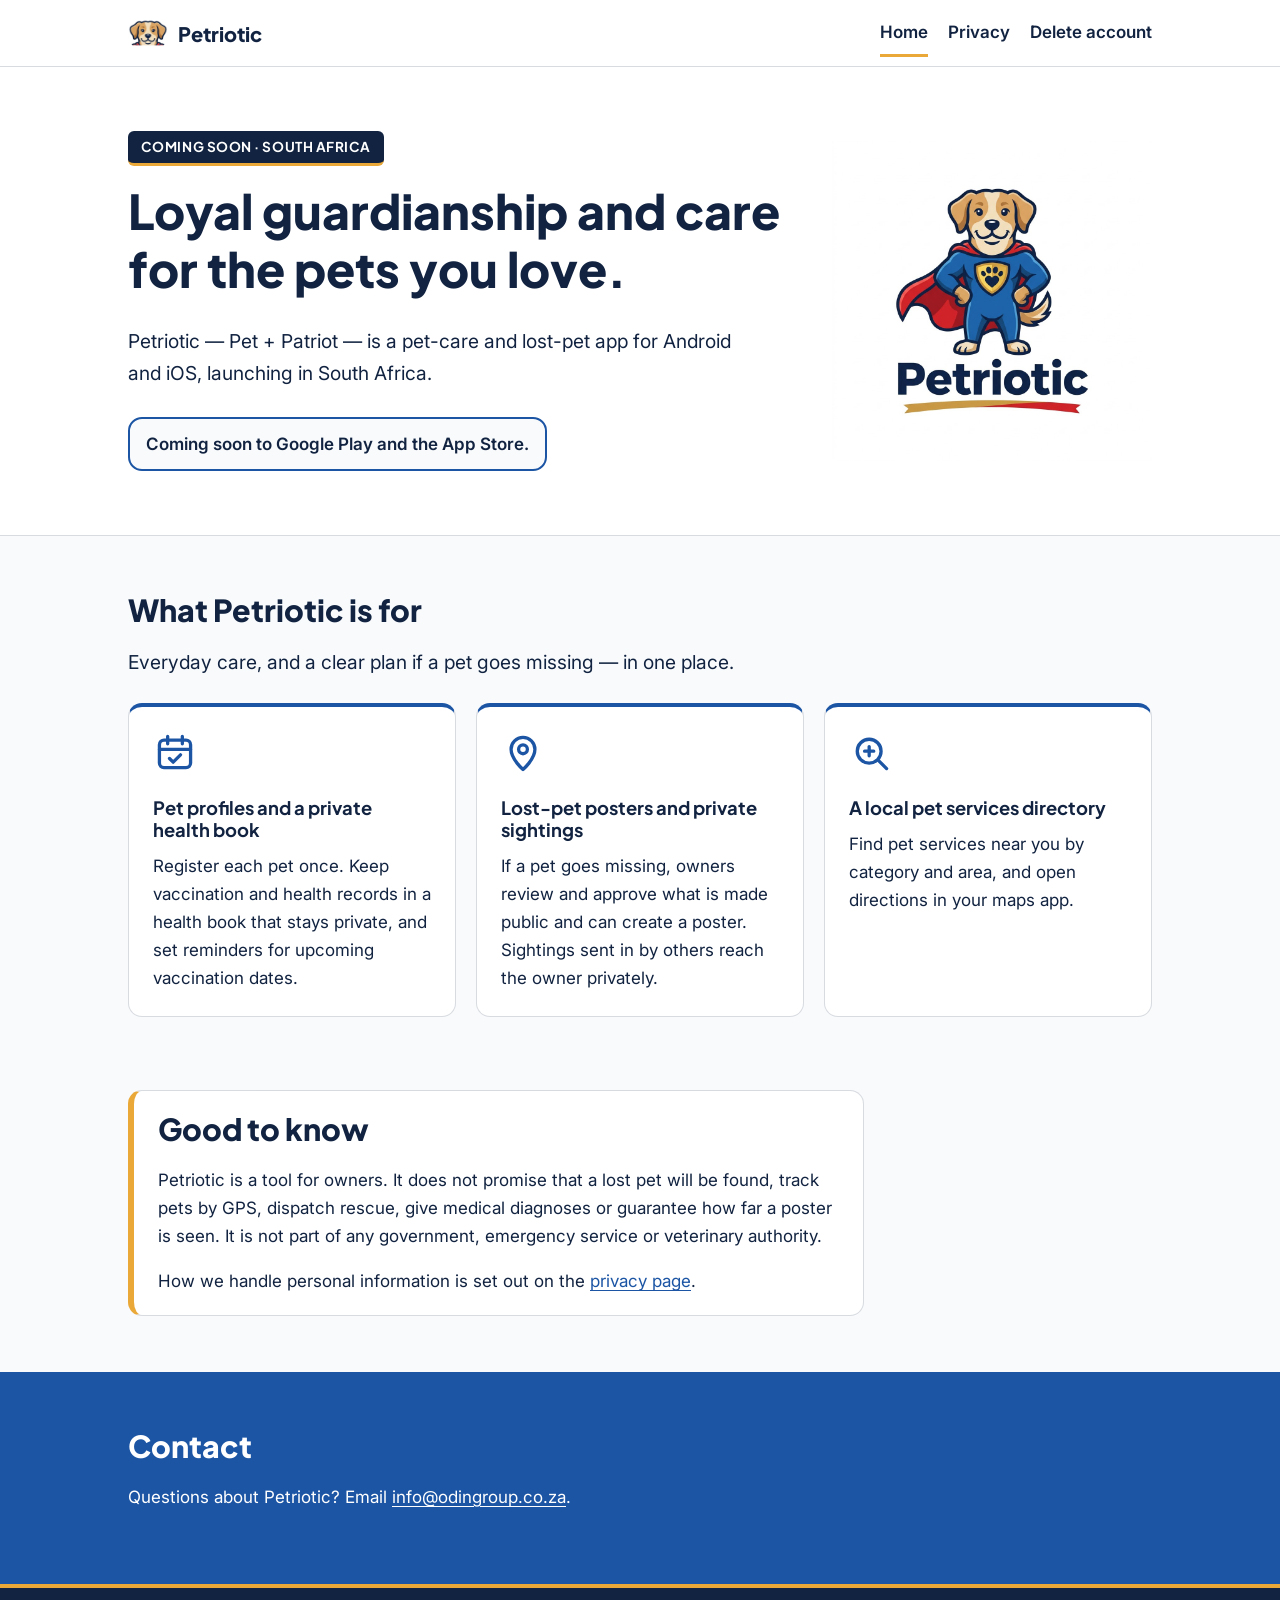
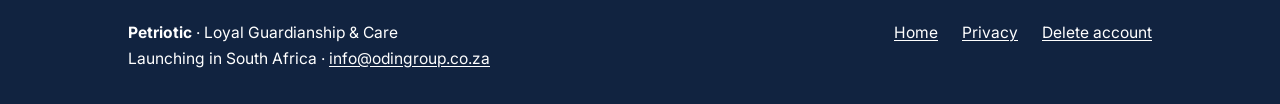
<file: index.html>
<!doctype html>
<html lang="en-ZA">
<head>
  <meta charset="utf-8">
  <meta name="viewport" content="width=device-width, initial-scale=1">
  <title>Petriotic — Loyal Guardianship &amp; Care for pets | Coming soon</title>
  <meta name="description" content="Petriotic is a pet-care and lost-pet app for Android and iOS, launching in South Africa. Pet profiles, a private health book with vaccination reminders, lost-pet posters and a local pet services directory.">
  <meta name="theme-color" content="#1C55A4">
  <link rel="canonical" href="https://www.petriotic.co.za/">

  <meta property="og:type" content="website">
  <meta property="og:site_name" content="Petriotic">
  <meta property="og:title" content="Petriotic — Loyal Guardianship &amp; Care">
  <meta property="og:description" content="A pet-care and lost-pet app for Android and iOS, launching in South Africa. Coming soon.">
  <meta property="og:url" content="https://www.petriotic.co.za/">
  <meta property="og:image" content="https://www.petriotic.co.za/assets/og-image.jpg">
  <meta property="og:image:width" content="1200">
  <meta property="og:image:height" content="630">
  <meta property="og:image:alt" content="The Petriotic logo: a friendly dog in a blue superhero suit and red cape, with the word Petriotic below.">
  <meta property="og:locale" content="en_ZA">
  <meta name="twitter:card" content="summary_large_image">

  <link rel="icon" href="/favicon.ico" sizes="48x48">
  <link rel="icon" href="/assets/favicon-32.png" type="image/png" sizes="32x32">
  <link rel="apple-touch-icon" href="/assets/apple-touch-icon.png">

  <link rel="preconnect" href="https://fonts.googleapis.com">
  <link rel="preconnect" href="https://fonts.gstatic.com" crossorigin>
  <link rel="stylesheet" href="https://fonts.googleapis.com/css2?family=Inter:wght@400;600&amp;family=Plus+Jakarta+Sans:wght@700;800&amp;display=swap">
  <link rel="stylesheet" href="styles.css">
</head>
<body>
  <a class="skip-link" href="#main">Skip to main content</a>

  <header class="site-header">
    <div class="wrap">
      <a class="brand" href="index.html">
        <img src="assets/icon-192.png" width="40" height="40" alt="">
        <span>Petriotic</span>
      </a>
      <nav aria-label="Main">
        <ul class="nav">
          <li><a href="index.html" aria-current="page">Home</a></li>
          <li><a href="privacy.html">Privacy</a></li>
          <li><a href="delete-account.html">Delete account</a></li>
        </ul>
      </nav>
    </div>
  </header>

  <main id="main">
    <section class="hero" aria-labelledby="hero-title">
      <div class="wrap">
        <div>
          <p class="eyebrow">Coming soon · South Africa</p>
          <h1 id="hero-title">Loyal guardianship and care for the pets you love.</h1>
          <p class="lead">Petriotic &mdash; Pet + Patriot &mdash; is a pet-care and lost-pet app for Android and iOS, launching in South Africa.</p>
          <p class="store-note">Coming soon to Google Play and the App Store.</p>
        </div>
        <img class="hero-logo" src="assets/petriotic-logo-primary.jpg" width="1024" height="1024"
             alt="Petriotic logo: a friendly dog in a blue superhero suit with a red cape and a gold paw shield, above the word Petriotic.">
      </div>
    </section>

    <section class="section" aria-labelledby="features-title">
      <div class="wrap">
        <h2 id="features-title">What Petriotic is for</h2>
        <p class="lead">Everyday care, and a clear plan if a pet goes missing &mdash; in one place.</p>
        <ul class="features">
          <li class="card">
            <svg class="icon" viewBox="0 0 24 24" fill="none" stroke="currentColor" stroke-width="1.8" stroke-linecap="round" stroke-linejoin="round" aria-hidden="true"><rect x="3.5" y="5" width="17" height="15" rx="2.5"/><path d="M3.5 10h17M8 3v4M16 3v4M9 15l2 2 4-4"/></svg>
            <h3>Pet profiles and a private health book</h3>
            <p>Register each pet once. Keep vaccination and health records in a health book that stays private, and set reminders for upcoming vaccination dates.</p>
          </li>
          <li class="card">
            <svg class="icon" viewBox="0 0 24 24" fill="none" stroke="currentColor" stroke-width="1.8" stroke-linecap="round" stroke-linejoin="round" aria-hidden="true"><path d="M12 21s-6.5-5.6-6.5-11a6.5 6.5 0 0 1 13 0c0 5.4-6.5 11-6.5 11z"/><circle cx="12" cy="10" r="2.4"/></svg>
            <h3>Lost-pet posters and private sightings</h3>
            <p>If a pet goes missing, owners review and approve what is made public and can create a poster. Sightings sent in by others reach the owner privately.</p>
          </li>
          <li class="card">
            <svg class="icon" viewBox="0 0 24 24" fill="none" stroke="currentColor" stroke-width="1.8" stroke-linecap="round" stroke-linejoin="round" aria-hidden="true"><circle cx="11" cy="11" r="6.5"/><path d="M16 16l4.5 4.5M8.5 11h5M11 8.5v5"/></svg>
            <h3>A local pet services directory</h3>
            <p>Find pet services near you by category and area, and open directions in your maps app.</p>
          </li>
        </ul>
      </div>
    </section>

    <section class="section section-tight" aria-labelledby="know-title">
      <div class="wrap">
        <div class="notice prose">
          <h2 id="know-title">Good to know</h2>
          <p>Petriotic is a tool for owners. It does not promise that a lost pet will be found, track pets by GPS, dispatch rescue, give medical diagnoses or guarantee how far a poster is seen. It is not part of any government, emergency service or veterinary authority.</p>
          <p>How we handle personal information is set out on the <a href="privacy.html">privacy page</a>.</p>
        </div>
      </div>
    </section>

    <section class="section contact" aria-labelledby="contact-title">
      <div class="wrap">
        <h2 id="contact-title">Contact</h2>
        <p>Questions about Petriotic? Email <a href="mailto:info@odingroup.co.za">info@odingroup.co.za</a>.</p>
      </div>
    </section>
  </main>

  <footer class="site-footer">
    <div class="wrap">
      <div>
        <p><strong>Petriotic</strong> &middot; Loyal Guardianship &amp; Care</p>
        <p>Launching in South Africa &middot; <a href="mailto:info@odingroup.co.za">info@odingroup.co.za</a></p>
      </div>
      <nav aria-label="Footer">
        <ul class="footer-nav">
          <li><a href="index.html">Home</a></li>
          <li><a href="privacy.html">Privacy</a></li>
          <li><a href="delete-account.html">Delete account</a></li>
        </ul>
      </nav>
    </div>
  </footer>
</body>
</html>
</file>
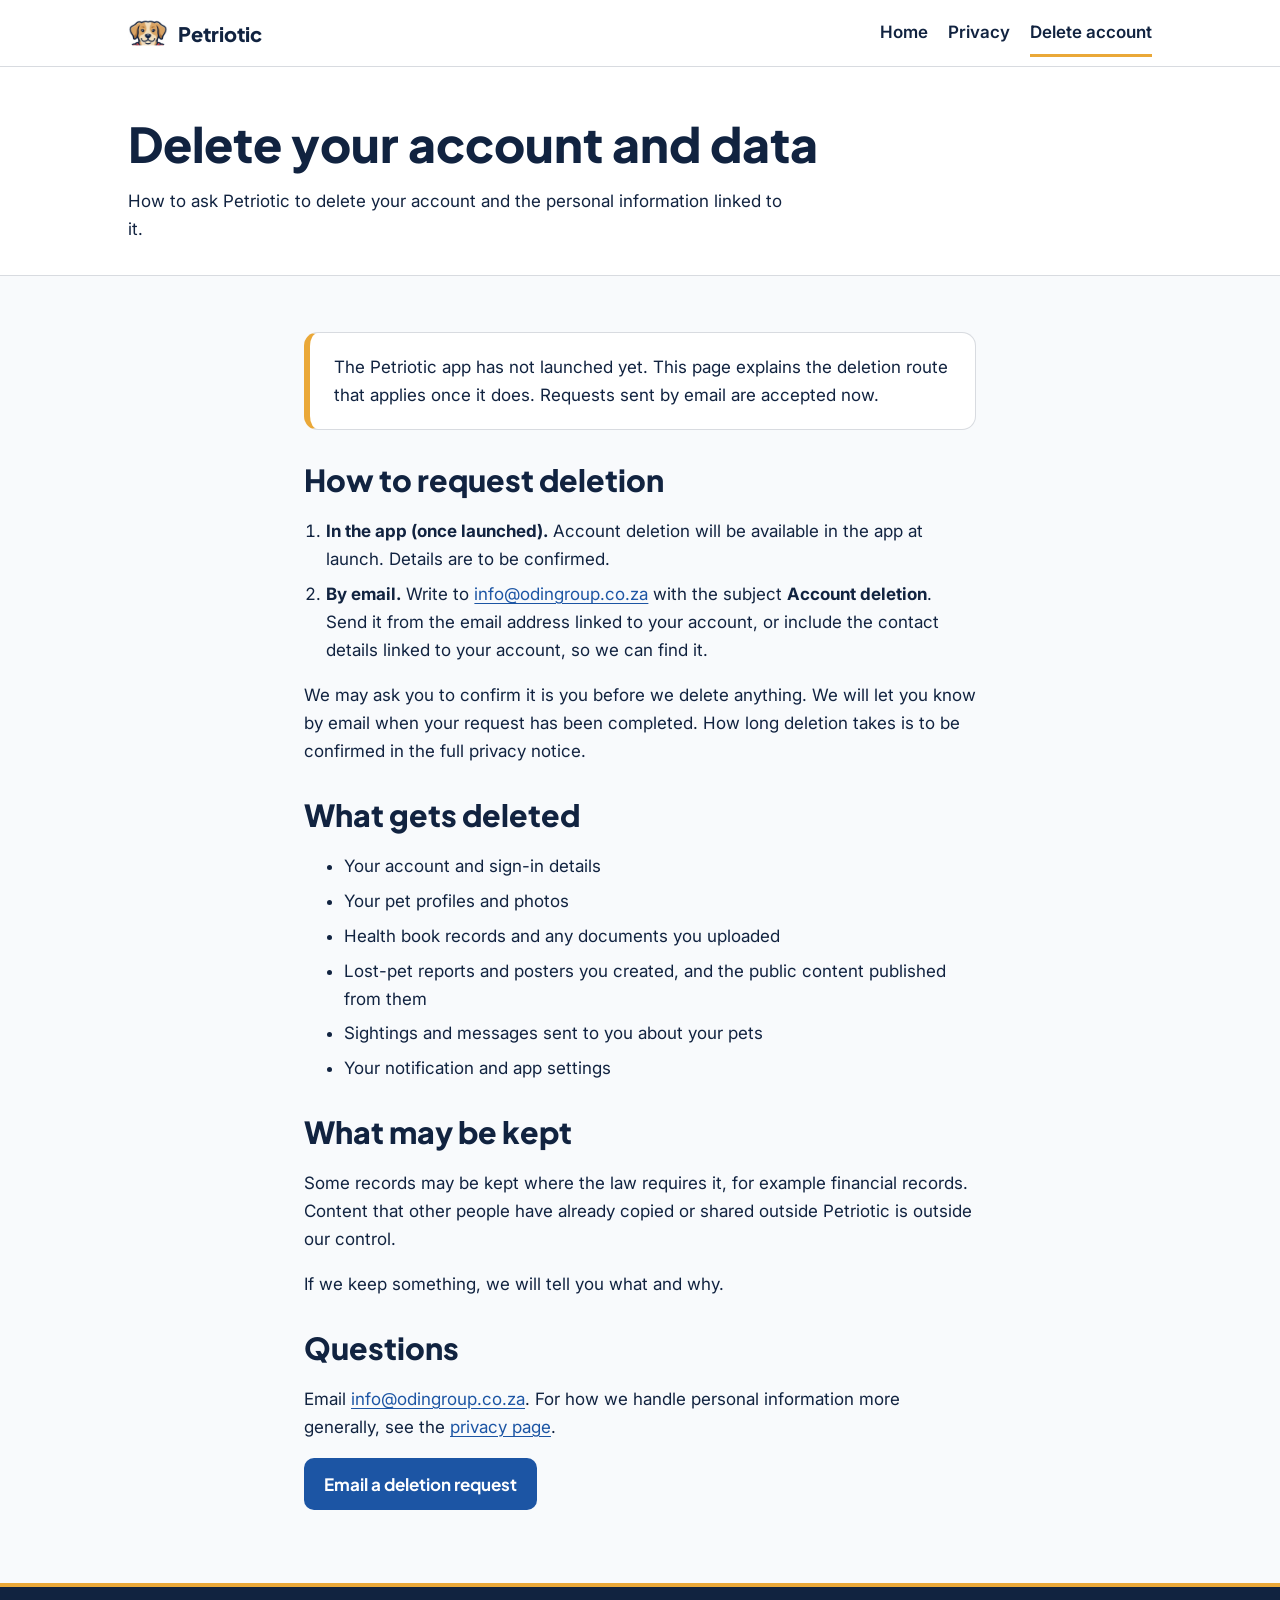
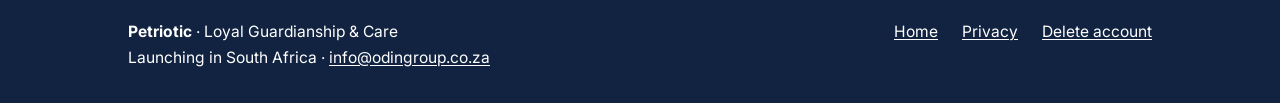
<file: delete-account.html>
<!doctype html>
<html lang="en-ZA">
<head>
  <meta charset="utf-8">
  <meta name="viewport" content="width=device-width, initial-scale=1">
  <title>Delete your account — Petriotic</title>
  <meta name="description" content="How to ask Petriotic to delete your account and data: in the app once it launches, or by email to info@odingroup.co.za with the subject “Account deletion”.">
  <meta name="theme-color" content="#1C55A4">
  <link rel="canonical" href="https://www.petriotic.co.za/delete-account.html">

  <meta property="og:type" content="website">
  <meta property="og:site_name" content="Petriotic">
  <meta property="og:title" content="Delete your Petriotic account and data">
  <meta property="og:description" content="How to request deletion of your Petriotic account and data, and what may be kept where the law requires.">
  <meta property="og:url" content="https://www.petriotic.co.za/delete-account.html">
  <meta property="og:image" content="https://www.petriotic.co.za/assets/og-image.jpg">
  <meta property="og:image:width" content="1200">
  <meta property="og:image:height" content="630">
  <meta property="og:image:alt" content="The Petriotic logo: a friendly dog in a blue superhero suit and red cape, with the word Petriotic below.">
  <meta property="og:locale" content="en_ZA">
  <meta name="twitter:card" content="summary_large_image">

  <link rel="icon" href="/favicon.ico" sizes="48x48">
  <link rel="icon" href="/assets/favicon-32.png" type="image/png" sizes="32x32">
  <link rel="apple-touch-icon" href="/assets/apple-touch-icon.png">

  <link rel="preconnect" href="https://fonts.googleapis.com">
  <link rel="preconnect" href="https://fonts.gstatic.com" crossorigin>
  <link rel="stylesheet" href="https://fonts.googleapis.com/css2?family=Inter:wght@400;600&amp;family=Plus+Jakarta+Sans:wght@700;800&amp;display=swap">
  <link rel="stylesheet" href="styles.css">
</head>
<body>
  <a class="skip-link" href="#main">Skip to main content</a>

  <header class="site-header">
    <div class="wrap">
      <a class="brand" href="index.html">
        <img src="assets/icon-192.png" width="40" height="40" alt="">
        <span>Petriotic</span>
      </a>
      <nav aria-label="Main">
        <ul class="nav">
          <li><a href="index.html">Home</a></li>
          <li><a href="privacy.html">Privacy</a></li>
          <li><a href="delete-account.html" aria-current="page">Delete account</a></li>
        </ul>
      </nav>
    </div>
  </header>

  <main id="main">
    <section class="page-head">
      <div class="wrap">
        <h1>Delete your account and data</h1>
        <p>How to ask Petriotic to delete your account and the personal information linked to it.</p>
      </div>
    </section>

    <section class="section">
      <div class="wrap prose">
        <div class="notice">
          <p>The Petriotic app has not launched yet. This page explains the deletion route that applies once it does. Requests sent by email are accepted now.</p>
        </div>

        <h2>How to request deletion</h2>
        <ol class="steps">
          <li><strong>In the app (once launched).</strong> Account deletion will be available in the app at launch. Details are to be confirmed.</li>
          <li><strong>By email.</strong> Write to <a href="mailto:info@odingroup.co.za?subject=Account%20deletion">info@odingroup.co.za</a> with the subject <strong>Account deletion</strong>. Send it from the email address linked to your account, or include the contact details linked to your account, so we can find it.</li>
        </ol>
        <p>We may ask you to confirm it is you before we delete anything. We will let you know by email when your request has been completed. How long deletion takes is to be confirmed in the full privacy notice.</p>

        <h2>What gets deleted</h2>
        <ul>
          <li>Your account and sign-in details</li>
          <li>Your pet profiles and photos</li>
          <li>Health book records and any documents you uploaded</li>
          <li>Lost-pet reports and posters you created, and the public content published from them</li>
          <li>Sightings and messages sent to you about your pets</li>
          <li>Your notification and app settings</li>
        </ul>

        <h2>What may be kept</h2>
        <p>Some records may be kept where the law requires it, for example financial records. Content that other people have already copied or shared outside Petriotic is outside our control.</p>
        <p>If we keep something, we will tell you what and why.</p>

        <h2>Questions</h2>
        <p>Email <a href="mailto:info@odingroup.co.za">info@odingroup.co.za</a>. For how we handle personal information more generally, see the <a href="privacy.html">privacy page</a>.</p>

        <p><a class="btn" href="mailto:info@odingroup.co.za?subject=Account%20deletion">Email a deletion request</a></p>
      </div>
    </section>
  </main>

  <footer class="site-footer">
    <div class="wrap">
      <div>
        <p><strong>Petriotic</strong> &middot; Loyal Guardianship &amp; Care</p>
        <p>Launching in South Africa &middot; <a href="mailto:info@odingroup.co.za">info@odingroup.co.za</a></p>
      </div>
      <nav aria-label="Footer">
        <ul class="footer-nav">
          <li><a href="index.html">Home</a></li>
          <li><a href="privacy.html">Privacy</a></li>
          <li><a href="delete-account.html">Delete account</a></li>
        </ul>
      </nav>
    </div>
  </footer>
</body>
</html>
</file>
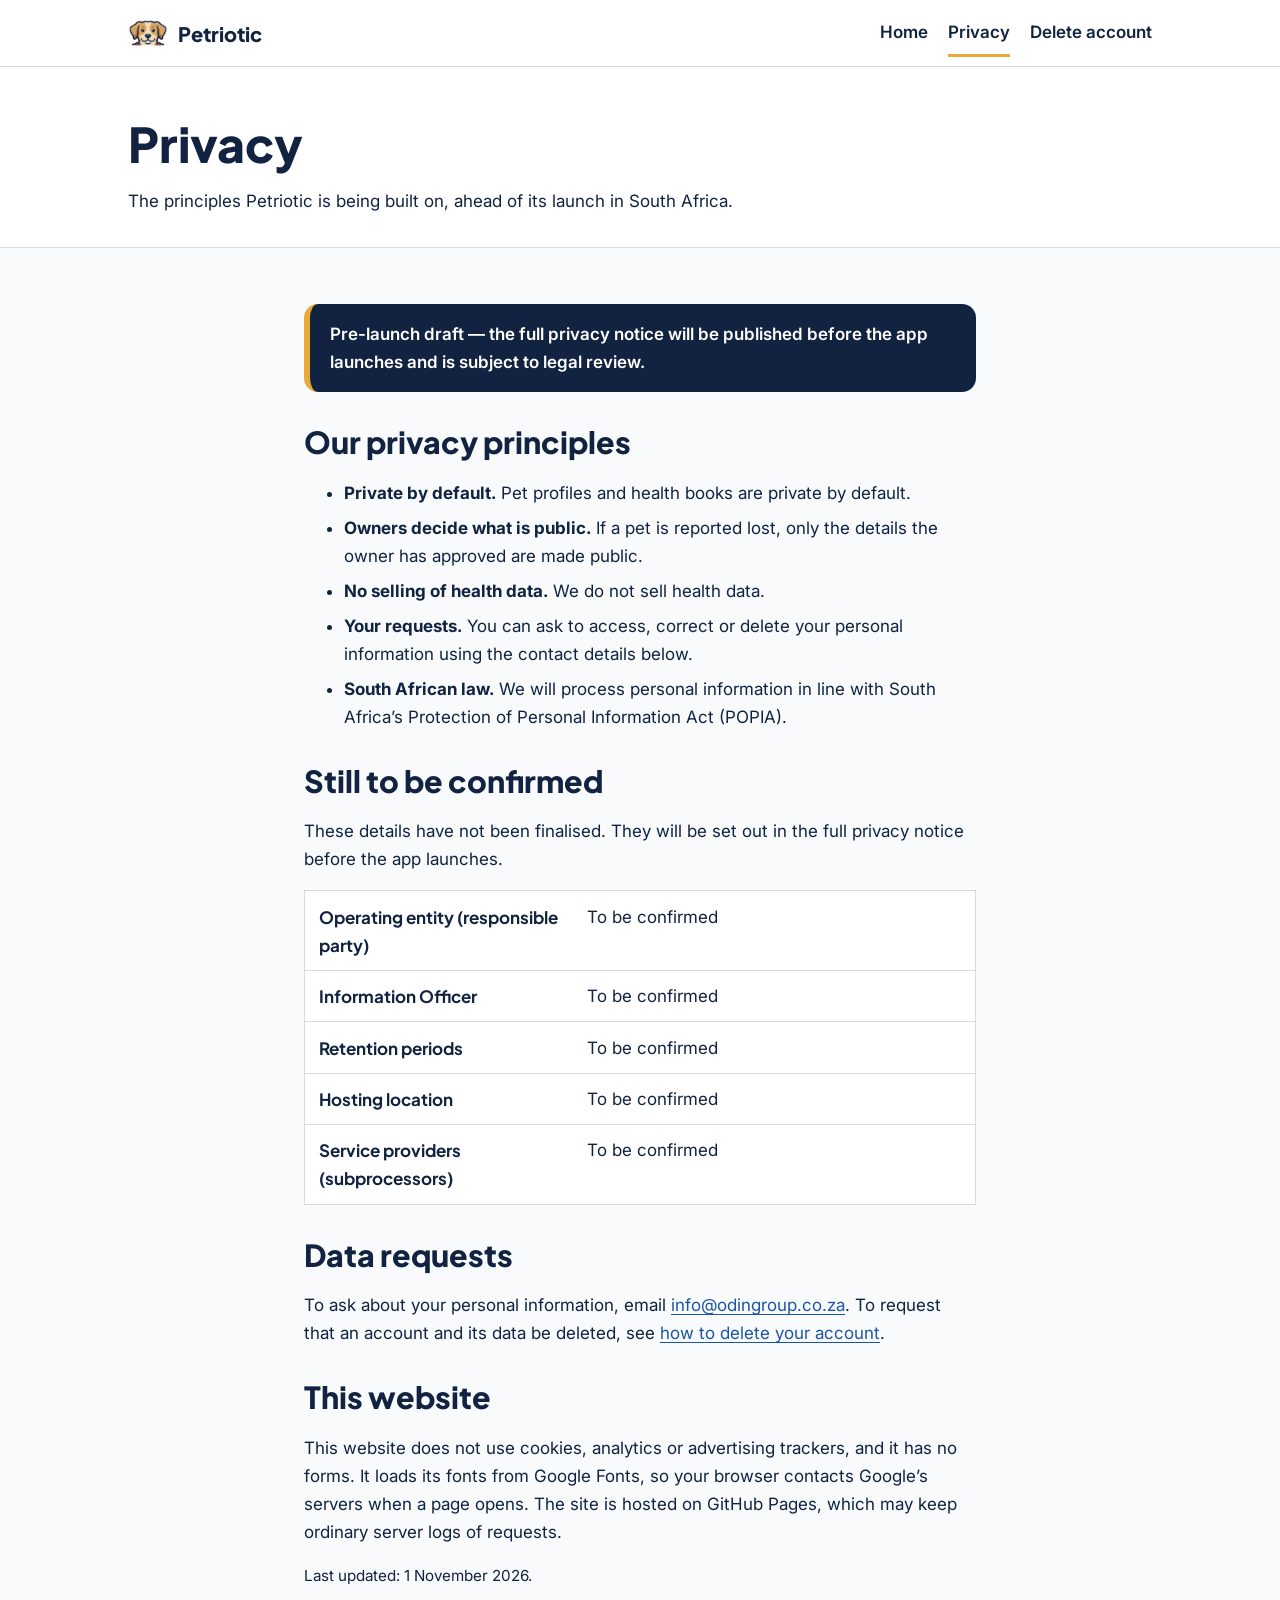
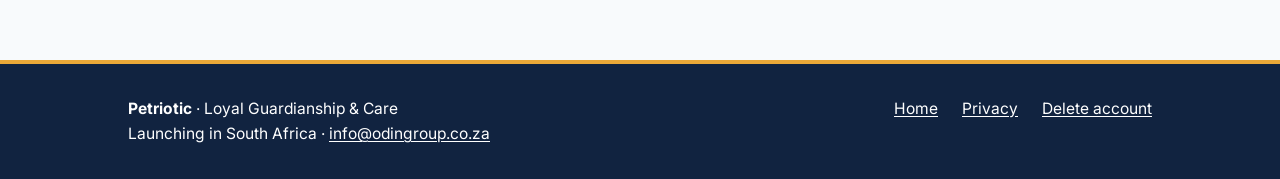
<file: privacy.html>
<!doctype html>
<html lang="en-ZA">
<head>
  <meta charset="utf-8">
  <meta name="viewport" content="width=device-width, initial-scale=1">
  <title>Privacy — Petriotic (pre-launch draft)</title>
  <meta name="description" content="Petriotic pre-launch privacy notice (draft): the privacy principles behind the app, how to make a data request, and what is still to be confirmed before launch in South Africa.">
  <meta name="theme-color" content="#1C55A4">
  <link rel="canonical" href="https://www.petriotic.co.za/privacy.html">

  <meta property="og:type" content="website">
  <meta property="og:site_name" content="Petriotic">
  <meta property="og:title" content="Privacy — Petriotic (pre-launch draft)">
  <meta property="og:description" content="The privacy principles behind Petriotic, launching in South Africa. Pre-launch draft.">
  <meta property="og:url" content="https://www.petriotic.co.za/privacy.html">
  <meta property="og:image" content="https://www.petriotic.co.za/assets/og-image.jpg">
  <meta property="og:image:width" content="1200">
  <meta property="og:image:height" content="630">
  <meta property="og:image:alt" content="The Petriotic logo: a friendly dog in a blue superhero suit and red cape, with the word Petriotic below.">
  <meta property="og:locale" content="en_ZA">
  <meta name="twitter:card" content="summary_large_image">

  <link rel="icon" href="/favicon.ico" sizes="48x48">
  <link rel="icon" href="/assets/favicon-32.png" type="image/png" sizes="32x32">
  <link rel="apple-touch-icon" href="/assets/apple-touch-icon.png">

  <link rel="preconnect" href="https://fonts.googleapis.com">
  <link rel="preconnect" href="https://fonts.gstatic.com" crossorigin>
  <link rel="stylesheet" href="https://fonts.googleapis.com/css2?family=Inter:wght@400;600&amp;family=Plus+Jakarta+Sans:wght@700;800&amp;display=swap">
  <link rel="stylesheet" href="styles.css">
</head>
<body>
  <a class="skip-link" href="#main">Skip to main content</a>

  <header class="site-header">
    <div class="wrap">
      <a class="brand" href="index.html">
        <img src="assets/icon-192.png" width="40" height="40" alt="">
        <span>Petriotic</span>
      </a>
      <nav aria-label="Main">
        <ul class="nav">
          <li><a href="index.html">Home</a></li>
          <li><a href="privacy.html" aria-current="page">Privacy</a></li>
          <li><a href="delete-account.html">Delete account</a></li>
        </ul>
      </nav>
    </div>
  </header>

  <main id="main">
    <section class="page-head">
      <div class="wrap">
        <h1>Privacy</h1>
        <p>The principles Petriotic is being built on, ahead of its launch in South Africa.</p>
      </div>
    </section>

    <section class="section">
      <div class="wrap prose">
        <p class="draft-banner">Pre-launch draft &mdash; the full privacy notice will be published before the app launches and is subject to legal review.</p>

        <h2>Our privacy principles</h2>
        <ul>
          <li><strong>Private by default.</strong> Pet profiles and health books are private by default.</li>
          <li><strong>Owners decide what is public.</strong> If a pet is reported lost, only the details the owner has approved are made public.</li>
          <li><strong>No selling of health data.</strong> We do not sell health data.</li>
          <li><strong>Your requests.</strong> You can ask to access, correct or delete your personal information using the contact details below.</li>
          <li><strong>South African law.</strong> We will process personal information in line with South Africa&rsquo;s Protection of Personal Information Act (POPIA).</li>
        </ul>

        <h2>Still to be confirmed</h2>
        <p>These details have not been finalised. They will be set out in the full privacy notice before the app launches.</p>
        <div class="table-wrap">
          <table>
            <tbody>
              <tr><th scope="row">Operating entity (responsible party)</th><td>To be confirmed</td></tr>
              <tr><th scope="row">Information Officer</th><td>To be confirmed</td></tr>
              <tr><th scope="row">Retention periods</th><td>To be confirmed</td></tr>
              <tr><th scope="row">Hosting location</th><td>To be confirmed</td></tr>
              <tr><th scope="row">Service providers (subprocessors)</th><td>To be confirmed</td></tr>
            </tbody>
          </table>
        </div>

        <h2>Data requests</h2>
        <p>To ask about your personal information, email <a href="mailto:info@odingroup.co.za">info@odingroup.co.za</a>. To request that an account and its data be deleted, see <a href="delete-account.html">how to delete your account</a>.</p>

        <h2>This website</h2>
        <p>This website does not use cookies, analytics or advertising trackers, and it has no forms. It loads its fonts from Google Fonts, so your browser contacts Google&rsquo;s servers when a page opens. The site is hosted on GitHub Pages, which may keep ordinary server logs of requests.</p>

        <p class="meta">Last updated: 1 November 2026.</p>
      </div>
    </section>
  </main>

  <footer class="site-footer">
    <div class="wrap">
      <div>
        <p><strong>Petriotic</strong> &middot; Loyal Guardianship &amp; Care</p>
        <p>Launching in South Africa &middot; <a href="mailto:info@odingroup.co.za">info@odingroup.co.za</a></p>
      </div>
      <nav aria-label="Footer">
        <ul class="footer-nav">
          <li><a href="index.html">Home</a></li>
          <li><a href="privacy.html">Privacy</a></li>
          <li><a href="delete-account.html">Delete account</a></li>
        </ul>
      </nav>
    </div>
  </footer>
</body>
</html>
</file>
<file: styles.css>
/* Petriotic website — one stylesheet, no build step.
   Palette: Hero Blue, Cape Crimson (sparingly), Crest Gold, Midnight Navy, Clean Slate, white. */

:root {
  --hero-blue: #1c55a4;
  --cape-crimson: #d92b2b;
  --crest-gold: #eaa838;
  --midnight-navy: #112340;
  --clean-slate: #f8fafc;
  --white: #ffffff;

  --font-head: "Plus Jakarta Sans", "Segoe UI", system-ui, sans-serif;
  --font-body: "Inter", system-ui, -apple-system, "Segoe UI", sans-serif;

  --radius: 14px;
  --gutter: clamp(1rem, 4vw, 2rem);
  --max: 68rem;
  --line: 1px solid rgba(17, 35, 64, 0.16);
}

*,
*::before,
*::after {
  box-sizing: border-box;
}

html {
  -webkit-text-size-adjust: 100%;
  text-size-adjust: 100%;
}

body {
  margin: 0;
  min-height: 100vh;
  display: flex;
  flex-direction: column;
  background: var(--clean-slate);
  color: var(--midnight-navy);
  font-family: var(--font-body);
  font-size: 1.0625rem;
  line-height: 1.65;
  overflow-wrap: break-word;
}

main {
  flex: 1 0 auto;
  display: flex;
  flex-direction: column;
}

main > .contact {
  flex: 1 0 auto;
}

img {
  max-width: 100%;
  height: auto;
  display: block;
}

h1,
h2,
h3 {
  font-family: var(--font-head);
  color: var(--midnight-navy);
  line-height: 1.2;
  margin: 0 0 0.6em;
}

h1 {
  font-size: clamp(1.9rem, 6vw, 3rem);
  font-weight: 800;
}

h2 {
  font-size: clamp(1.4rem, 4vw, 1.9rem);
  font-weight: 800;
}

h3 {
  font-size: 1.15rem;
  font-weight: 700;
}

p,
ul,
ol {
  margin: 0 0 1em;
}

a {
  color: var(--hero-blue);
  text-decoration: underline;
  text-underline-offset: 0.15em;
}

a:hover {
  color: var(--midnight-navy);
}

:focus-visible {
  outline: 3px solid var(--hero-blue);
  outline-offset: 3px;
  border-radius: 4px;
}

.skip-link {
  position: absolute;
  left: var(--gutter);
  top: -4rem;
  z-index: 10;
  padding: 0.6rem 1rem;
  background: var(--midnight-navy);
  color: var(--white);
  border-radius: 0 0 8px 8px;
}

.skip-link:focus {
  top: 0;
}

.wrap {
  width: 100%;
  max-width: var(--max);
  margin: 0 auto;
  padding: 0 var(--gutter);
}

/* Header */
.site-header {
  background: var(--white);
  border-bottom: var(--line);
}

.site-header .wrap {
  display: flex;
  flex-wrap: wrap;
  align-items: center;
  justify-content: space-between;
  gap: 0.5rem 1.5rem;
  padding-top: 0.6rem;
  padding-bottom: 0.6rem;
}

.brand {
  display: inline-flex;
  align-items: center;
  gap: 0.6rem;
  font-family: var(--font-head);
  font-weight: 800;
  font-size: 1.25rem;
  color: var(--midnight-navy);
  text-decoration: none;
}

.brand img {
  width: 40px;
  height: 40px;
  border-radius: 50%;
}

.nav {
  display: flex;
  flex-wrap: wrap;
  gap: 0.25rem 1.25rem;
  list-style: none;
  margin: 0;
  padding: 0;
}

.nav a {
  display: inline-block;
  padding: 0.5rem 0;
  font-weight: 600;
  color: var(--midnight-navy);
  text-decoration: none;
  border-bottom: 3px solid transparent;
}

.nav a:hover {
  color: var(--hero-blue);
}

.nav a[aria-current="page"] {
  border-bottom-color: var(--crest-gold);
}

/* Hero */
.hero {
  background: var(--white);
  border-bottom: var(--line);
  padding: clamp(2rem, 6vw, 4rem) 0;
}

.hero .wrap {
  display: grid;
  gap: 2rem;
  align-items: center;
}

.hero-logo {
  width: min(100%, 300px);
  aspect-ratio: 1;
  margin: 0 auto;
}

.eyebrow {
  display: inline-block;
  margin: 0 0 1rem;
  padding: 0.3rem 0.8rem;
  background: var(--midnight-navy);
  color: var(--white);
  border-bottom: 3px solid var(--crest-gold);
  border-radius: 6px;
  font-family: var(--font-head);
  font-size: 0.85rem;
  font-weight: 700;
  letter-spacing: 0.04em;
  text-transform: uppercase;
}

.lead {
  font-size: 1.2rem;
  max-width: 38rem;
}

.store-note {
  display: inline-block;
  margin: 0.5rem 0 0;
  padding: 0.7rem 1rem;
  background: var(--clean-slate);
  border: 2px solid var(--hero-blue);
  border-radius: var(--radius);
  font-weight: 600;
  color: var(--midnight-navy);
}

/* Sections */
.section {
  padding: clamp(2rem, 6vw, 3.5rem) 0;
}

.section-tight {
  padding-top: 0;
}

.features {
  display: grid;
  gap: 1.25rem;
  margin-top: 1.5rem;
  padding: 0;
  list-style: none;
}

.card {
  background: var(--white);
  border: var(--line);
  border-top: 4px solid var(--hero-blue);
  border-radius: var(--radius);
  padding: 1.5rem;
}

.card .icon {
  width: 2.75rem;
  height: 2.75rem;
  margin-bottom: 0.9rem;
  color: var(--hero-blue);
}

.card p:last-child {
  margin-bottom: 0;
}

.notice {
  background: var(--white);
  border: var(--line);
  border-left: 6px solid var(--crest-gold);
  border-radius: var(--radius);
  padding: 1.25rem 1.5rem;
}

.notice p:last-child,
.notice ul:last-child {
  margin-bottom: 0;
}

.draft-banner {
  background: var(--midnight-navy);
  color: var(--white);
  border-left: 6px solid var(--crest-gold);
  border-radius: var(--radius);
  padding: 1rem 1.25rem;
  margin-bottom: 2rem;
  font-weight: 600;
}

.contact {
  background: var(--hero-blue);
  color: var(--white);
}

.contact h2,
.contact a {
  color: var(--white);
}

.contact a:hover {
  color: var(--crest-gold);
}

.contact :focus-visible,
.site-footer :focus-visible {
  outline-color: var(--crest-gold);
}

/* Document pages */
.page-head {
  background: var(--white);
  border-bottom: var(--line);
  padding: clamp(1.75rem, 5vw, 3rem) 0 clamp(1.25rem, 4vw, 2rem);
}

.page-head h1 {
  margin-bottom: 0.3em;
}

.page-head p {
  max-width: 42rem;
  margin-bottom: 0;
}

.prose {
  max-width: 46rem;
}

.prose h2 {
  margin-top: 2rem;
}

.prose h2:first-child {
  margin-top: 0;
}

.prose li {
  margin-bottom: 0.4em;
}

.meta {
  font-size: 0.95rem;
}

.table-wrap {
  overflow-x: auto;
  margin-bottom: 1em;
}

table {
  width: 100%;
  border-collapse: collapse;
  background: var(--white);
  border: var(--line);
}

th,
td {
  padding: 0.7rem 0.9rem;
  text-align: left;
  vertical-align: top;
  border-bottom: var(--line);
}

th {
  width: 40%;
  font-family: var(--font-head);
  font-weight: 700;
}

.steps {
  padding-left: 1.4rem;
}

.btn {
  display: inline-block;
  padding: 0.75rem 1.25rem;
  background: var(--hero-blue);
  color: var(--white);
  border-radius: 10px;
  font-family: var(--font-head);
  font-weight: 700;
  text-decoration: none;
}

.btn:hover {
  background: var(--midnight-navy);
  color: var(--white);
}

/* 404 */
.lost {
  text-align: center;
  padding: clamp(2.5rem, 8vw, 5rem) 0;
}

.lost img {
  width: 120px;
  margin: 0 auto 1.5rem;
}

.lost .actions {
  display: flex;
  flex-wrap: wrap;
  justify-content: center;
  gap: 0.75rem 1.5rem;
  align-items: center;
}

/* Footer */
.site-footer {
  background: var(--midnight-navy);
  color: var(--white);
  border-top: 4px solid var(--crest-gold);
  padding: 2rem 0;
  font-size: 0.975rem;
}

.site-footer a {
  color: var(--white);
}

.site-footer a:hover {
  color: var(--crest-gold);
}

.site-footer .wrap {
  display: grid;
  gap: 1.25rem;
}

.footer-nav {
  display: flex;
  flex-wrap: wrap;
  gap: 0.5rem 1.5rem;
  list-style: none;
  margin: 0;
  padding: 0;
}

.site-footer p {
  margin: 0;
}

@media (min-width: 48rem) {
  .hero .wrap {
    grid-template-columns: 1fr minmax(240px, 320px);
    gap: 3rem;
  }

  .hero-logo {
    grid-column: 2;
    grid-row: 1;
    width: 100%;
  }

  .features {
    grid-template-columns: repeat(3, 1fr);
  }

  .site-footer .wrap {
    grid-template-columns: 1fr auto;
    align-items: start;
  }
}

@media (prefers-reduced-motion: reduce) {
  * {
    scroll-behavior: auto !important;
    transition: none !important;
    animation: none !important;
  }
}
</file>
